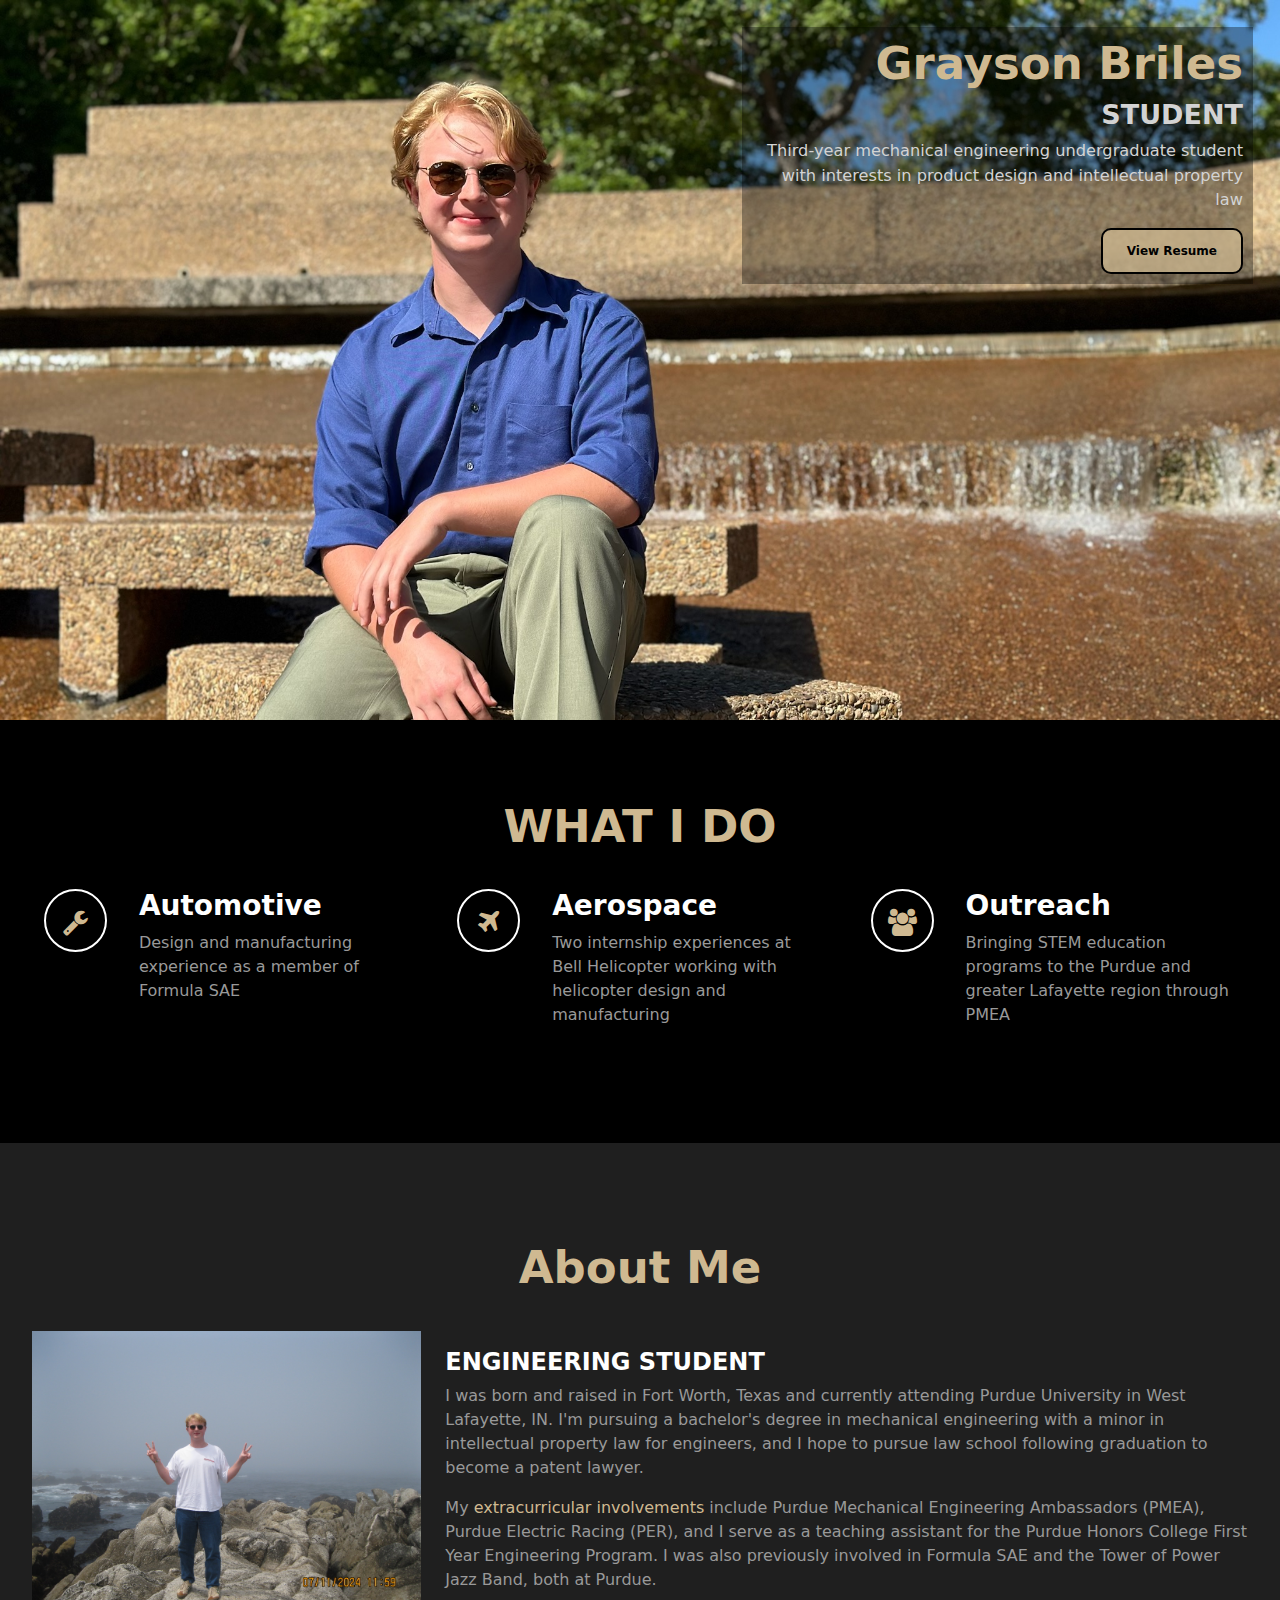
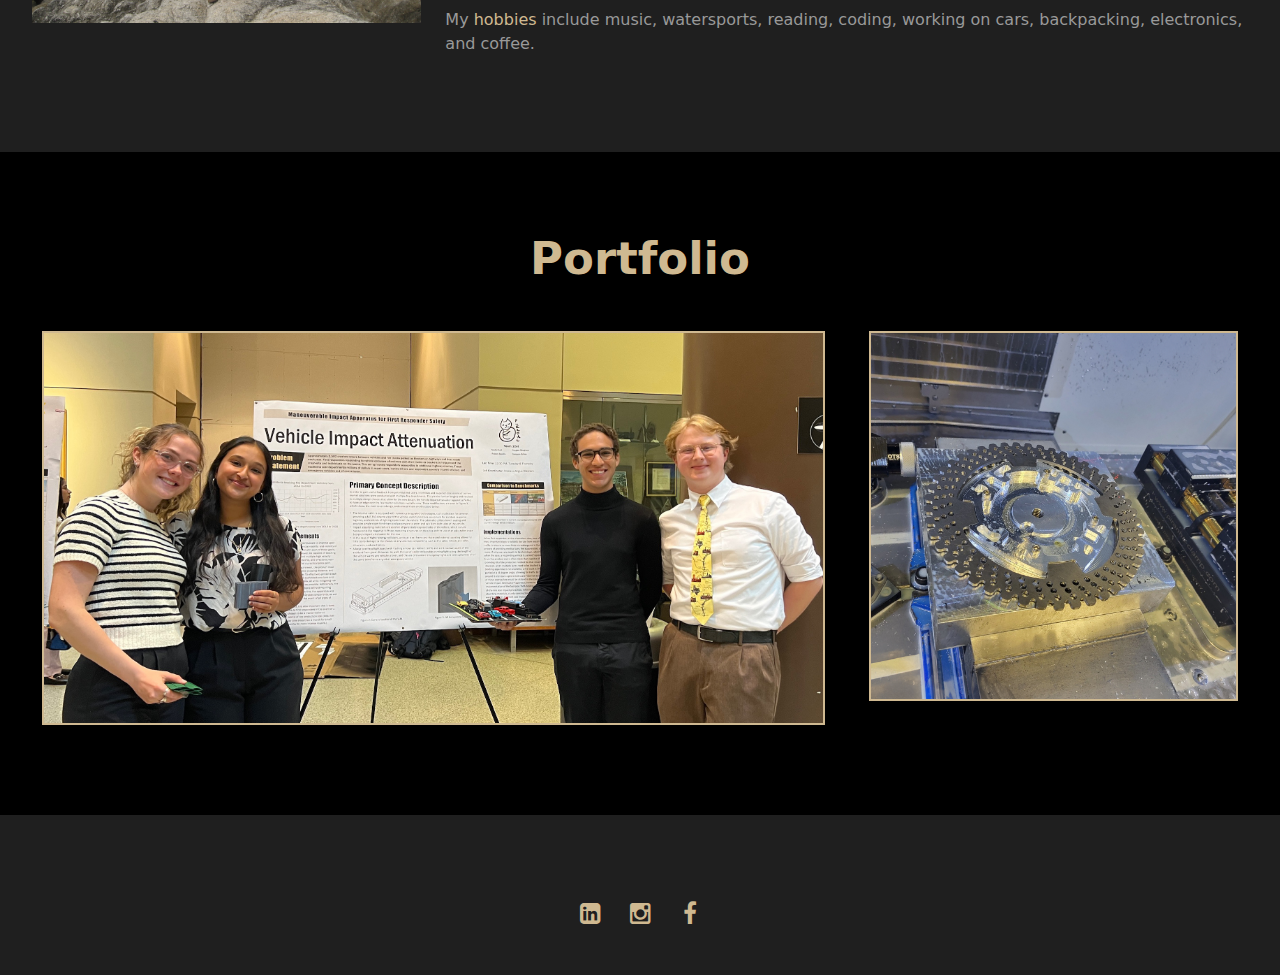
<file: index.html>
<!DOCTYPE html>
<html lang="en">
	<head>
		<meta charset="utf-8">

		<title>Grayson Briles &mdash; Portfolio & Resume</title>
		<meta name="keywords" content="">
		<meta name="description" content="">
        <meta name="author" content="gbriles">
        
		<meta http-equiv="X-UA-Compatible" content="IE=Edge">
		<meta http-equiv="Content-Type" content="text/html; charset=UTF-8" />
		<meta name="viewport" content="width=device-width, initial-scale=1">

		<!-- animate -->
		<link rel="stylesheet" href="css/animate.min.css">
		<!-- bootstrap -->
		<link href="https://cdn.jsdelivr.net/npm/bootstrap@5.3.3/dist/css/bootstrap.min.css" rel="stylesheet" integrity="sha384-QWTKZyjpPEjISv5WaRU9OFeRpok6YctnYmDr5pNlyT2bRjXh0JMhjY6hW+ALEwIH" crossorigin="anonymous">
		<!-- font-awesome -->
		<link rel="stylesheet" href="css/font-awesome.min.css">
		<!-- google font -->
		<link href='http://fonts.googleapis.com/css?family=Raleway:400,300,700,800' rel='stylesheet' type='text/css'>
		<!-- fullpage -->
		<link rel="stylesheet" href="css/jquery.fullPage.css">
		<!-- custom -->
		<link rel="stylesheet" href="css/stylenew.css">

	</head>
	<body>

	<div id="fullpage">

        <!-- start home -->
		<div id="home" class="d-flex" style="padding: 3vh;">
			<div class="container-fluid wow fadeInUp" data-wow-delay="0.1s">
				<div class="row justify-content-end">
					<div class="col-7 col-sm-6 col-md-5" style="background-color: rgba(0, 0, 0, 0.35); padding: 10px;">
						<h1 class="wow fadeInUp" data-wow-delay="0.2s"> Grayson Briles</h1>
						<h2 class="rotate" data-wow-delay="0.3s"> STUDENT, DESIGN, ANALYSIS, AUTOMOTIVE, AEROSPACE </h2>
						<p class="wow fadeInUp" data-wow-delay="0.4s">Third-year mechanical engineering undergraduate student with interests in product design and intellectual property law</p>
						<a href="Resume.pdf" class="btn btn-default smoothScroll wow fadeInUp " data-wow-delay="0.5s"> View Resume</a>
					</div>
				</div>
			</div>
		</div>
		<!-- end home -->

		<!-- start work -->
		<div id="work" class="d-flex">
			<div class="container-fluid">
				<div class="row align-content-start" style="padding-bottom: 3vh">
					<div class="col-12">
						<h1> WHAT I DO </h1>
					</div>
				</div>
				
				<div class="row">
					<div class="col-md-4 col-sm-12">
						<div class="container-fluid">
							<div class="row">
								<div class="col-2">
									<div class="media">
										<div class="media-object media-left">
											<i class="fa fa-wrench"></i>
										</div>
									</div>
								</div>
								<div class="col-9" style="margin-left: 30px; text-align: left;">
									<div class="media-body">
										<h3 class="media-heading">Automotive</h3>
										<p>Design and manufacturing experience as a member of Formula SAE <!-- &AMP; Purdue Electric Racing --></p>
								</div>
								</div>
							</div>
						</div>
					</div>
					<div class="col-md-4 col-sm-12">
						<div class="container-fluid">
							<div class="row">
								<div class="col-2" style="justify-content: left;">
									<div class="media">
										<div class="media-object media-left">
											<i class="fa fa-plane"></i>
										</div>
									</div>
								</div>
								<div class="col-9" style="margin-left: 30px; text-align: left;">
									<div class="media-body">
										<h3 class="media-heading">Aerospace</h3>
										<p>Two internship experiences at Bell Helicopter working with helicopter design and manufacturing <!-- &AMP; Purdue Electric Racing --></p>
								</div>
								</div>
							</div>
						</div>
					</div>
					<div class="col-md-4 col-sm-12">
						<div class="container-fluid">
							<div class="row">
								<div class="col-2" style="justify-content: left;">
									<div class="media">
										<div class="media-object media-left">
											<i class="fa fa-users"></i>
										</div>
									</div>
								</div>
								<div class="col-9" style="margin-left: 30px; text-align: left;">
									<div class="media-body">
										<h3 class="media-heading">Outreach</h3>
										<p>Bringing STEM education programs to the Purdue and greater Lafayette region through PMEA <!-- &AMP; Purdue Electric Racing --></p>
								</div>
								</div>
							</div>
						</div>
					</div>
				</div>
			</div>
		</div>
		<!-- end work -->

		<!-- start about -->
		<div id="about" class="d-flex">
			<div class="container-fluid">
				<div class="row" style="">
					<h1> About Me </h1>
				</div>
				<div class="row align-content-start" style="">
					<div class="col-md-4 col-sm-12">
						<div class="image">
							<img src="images/hobbies/IMG_2500.JPG" class="img-fluid" alt="Sophomore Design Project Group Photo" style="width: 100%; ">
						</div>
					</div>
					<div class="col-md-8 col-sm-12" style="text-align: left;">
						<h2>ENGINEERING STUDENT</h2>
						<p> I was born and raised in Fort Worth, Texas and currently attending Purdue University in West Lafayette, IN. I'm pursuing a bachelor's degree in mechanical engineering with a minor in intellectual property law for engineers, and I hope to pursue law school following graduation to become a patent lawyer.</p>
						<p> My <a href="">extracurricular involvements</a> include Purdue Mechanical Engineering Ambassadors (PMEA), Purdue Electric Racing (PER), and I serve as a teaching assistant for the Purdue Honors College First Year Engineering Program. I was also previously involved in Formula SAE and the Tower of Power Jazz Band, both at Purdue.</p>
						<p> My <a href="">hobbies</a> include music, watersports, reading, coding, working on cars, backpacking, electronics, and coffee. </p>
					</div>
				</div>
			</div>
		</div>
		<!-- end about -->

		<!-- start portfolio -->
		<div id="portfolio" class="d-flex">
			<div class="container-fluid">
				<div class="row" style="padding-bottom: 3vh">
					<h1> Portfolio </h1>
				</div>
				
				<div class="row">
					<div class="col-md-8 col-sm-12">
						<div class="image">
							<a href="portfolio_sophdes.html"><img src="images/soph design/SophDesign_Poster_2-1.png" class="img-fluid" alt="Sophomore Design Project Group Photo"></a>
							<div class="overlay">
								<a href="portfolio_sophdes.html"><h3>Sophomore Design &mdash; Vehicle Impact Attenuator Project </h3></a>
							</div>
						</div>
					</div>
					<div class="col-md-4 col-sm-12">
						<div class="image">
							<a href="portfolio_formula.html"><img src="images/formula/Manuf_EXT.png" class="img-fluid" alt="Formula SAE Brakes Project"></a>
							<div class="overlay">
								<a href="portfolio_sophdes.html"><h3>Formula SAE &mdash; Brake System </h3></a>
							</div>
						</div>
					</div>
				</div>
			
			</div>
		</div>
		<!-- end portfolio -->

		<!-- start contact -->

		<div id="contact">
			<div class="container-fluid">
				<div class="row">
					<div class="col">

					</div>
				</div>
			</div>
		</div>

		<!-- end contact -->

		<!-- start footer -->
		<div id="footer" class="d-flex">
			<div class="container-fluid">
				<div class="row">
					<div class="col-md-12 wow fadeIn" data-wow-delay="0.7s">
						<p>Copyright &copy; 2024 Grayson Briles</p>
					</div>
				</div>
				<div class="container-fluid" style="width: 150px">
					<div class="row">
						<div class="col">
							<a href="https://www.linkedin.com/in/gbriles/" target="_blank" rel="noopener noreferrer" class="fa fa-linkedin-square"></a>
						</div>
						<div class="col">
							<a href="https://www.instagram.com/gray_briles/" target="_blank" rel="noopener noreferrer" class="fa fa-instagram"></a>
						</div>
						<div class="col">
							<a href="https://www.facebook.com/grayson.briles/" target="_blank" rel="noopener noreferrer" class="fa fa-facebook"></a>
						</div>
					</div>
				</div>
			</div>
		</footer>
		<!-- end footer -->
    </div>

    <!-- jQuery -->
    <script src="js/jquery.js"></script>
    <!-- bootstrap -->
	<script src="https://cdn.jsdelivr.net/npm/bootstrap@5.3.3/dist/js/bootstrap.bundle.min.js" integrity="sha384-YvpcrYf0tY3lHB60NNkmXc5s9fDVZLESaAA55NDzOxhy9GkcIdslK1eN7N6jIeHz" crossorigin="anonymous"></script>
    <!-- fullpage -->
    <script src="js/jquery.fullPage.js"></script>
    <!-- smoothScroll -->
    <script src="js/smoothscroll.js"></script>
    <!-- wow -->
    <script src="js/wow.min.js"></script>
    <!-- text rotater -->
    <script src="js/jquery.simple-text-rotator.js"></script>
    <!-- custom -->
    <script src="js/custom.js"></script>

</body>
</html>
</file>
<file: css/stylenew.css>
body
{
	background: #000000;
	color: #999;
	font-family: system-ui, -apple-system, BlinkMacSystemFont, 'Segoe UI', Roboto, Oxygen, Ubuntu, Cantarell, 'Open Sans', 'Helvetica Neue', sans-serif;
	font-size: 16px;
	font-weight: 400;
}

{
    height: auto !important;
}

ul
{
    list-style-type: none;
}

a:link
{
    color: blue;
    text-decoration: none;
}
a:visited
{
    color: blue;
}
a:hover
{
    color: blue;
}
a:active
{
    color: blue;
}

/* start all heading */
h1,h2,h3,h4,h5
    {
        color: #ffffff;
        font-weight: bold;
    }
/* end all heading */

/* start all section */
#home, #work, #about, #portfolio, #footer
{
    padding: 80px 20px;
}

a:link
{
    color: #cfb991;
}
a:visited
{
    color: #cfb991;
}
a:hover
{
    color: #cfb991;
}
a:active
{
    color: #cfb991;
}

/* end all section */

/* START HOME */
#home
{
    background: url('../images/headshot1.jpeg');
    background-repeat: no-repeat;
    background-size: cover;
    background-position: top;
    text-align: right;
    height: 80vh;
}

#home h1
{
    color: #cfb991;
    font-size: 5vh;
}

#home .rotate
{
    color: lightgrey;
    font-size: 3vh;
}

#home p
{
    color: lightgrey;
    font-size: 1.8vh;
}

#home .btn
{
    display: inline-flex;
    align-items: center;
    justify-content: center;

    background: rgba(207, 185, 145, 0.75);
    border-color: #000000;
    border-radius: 10px;
    border-width: 2px;
    color: #000000;
    font-size: 12px;
    font-weight: bold;
    transition: all 0.4s ease-in-out;
    padding: 1em 2em;

}
#home .btn:hover
{
    background: #000000;
    scale: 0.95;
    border-color: transparent;
    color: #cfb991;
}

/* END HOME */

/*  START WORK  */

#work
{
    background-color: black;
    background-repeat: no-repeat;
    background-size: cover;
    background-position: top;
    text-align: center;
}

#work .container-fluid
{

}

#work .row
{
    align-items: start;
    padding-bottom: 10px;
}

#work h1
{
    color: #cfb991;
    font-size: 5vh;
}

#work .media .fa
{
    align-content: center;
    align-items: center;
    justify-content: center;
    
    border: 2px solid #ffffff;
    border-radius: 50%;
    color: #cfb991;
    font-size: 3vh;
    
    width: 7vh;
    height: 7vh;
    line-height: 7vh;

    transition: all 0.4s ease-in;
}

#work .media .fa:hover
{
    background: #ffffff;
    cursor: pointer;
}

/* END WORK */

/* START ABOUT */

#about
{
    background-color: #1f1f1f;
    text-align: center;
}

#about .container-fluid
{

}

#about h1
{
    color: #cfb991;
    font-size: 5vh;
    padding: 2vh;
}

#about h2
{
    font-size: 1.5em;
    margin-top: 3vh;
}

#about .image
{
    margin: 10px 0px;
}

/* END ABOUT */

/* START PORTFOLIO */

#portfolio
{
    background-color: BLACK;
    text-align: center;
}

#portfolio h1
{
    color: #cfb991;
    font-size: 5vh;
}

#portfolio h2
{
    font-size: 1em;
}

#portfolio .image
{
    border: 2px solid #cfb991;
    position: relative;
    object-fit: fill;
    overflow: hidden;
    width: auto;
    height: auto;
    margin: 10px;
}

#portfolio .image .overlay
{
    display: flex;
    justify-content: center;
    align-items: center;

    background: #cfb991;
    top: 0;
    left: 0;
    right: 0;
    bottom: 0;
    opacity: 0;
    width: 100%;
    height: 100%;
    position: absolute;
    text-align: center;
    transition: all 0.4s ease-in-out;
    pointer-events: none;
}
#portfolio .image:hover .overlay
{
    display: flex;
    justify-content: center;
    align-items: center;

    cursor: pointer;
    opacity: 0.80;

}

/* END PORTFOLIO */

/* START FOOTER */

#footer
{
    background-color: #1f1f1f;
    height: 1vh;
    list-style-type:none;
    text-align: center;
    align-items: center;
}

#footer a
{
    flex-direction:;
    font-size: 1.5em;
    justify-content: center;
    align-content: center;
}

/* END FOOTER */

/* START PORTFILIO HEADER */

#porthead
{
    background-color: #1f1f1f;
    margin: 20px;
    align-content: center;
    justify-content: center;
    padding: 4px;
}

#porthead h1
{
    color: #cfb991;
    letter-spacing: 3px;
}

#porthead .btn
{
    padding: 10px 10px;
    border: 2px solid #cfb991;
    background: transparent;
    border-radius: 10px;
    color: #cfb991;
    font-size: 16px;
    font-weight: bold;
    transition: all 0.4s ease-in-out;
}

#porthead .btn:hover
{
    background: #cfb991;
    color: #1f1f1f;
    border-color: transparent;
    scale: 0.95;
}

/* END PORTFOLIO HEADER */

#portbody
{
    display: flex;
    background-color: #000000;
    padding: 40px 0 40px 0;
}

#portbody h1
{
    display: flex;
    color: #cfb991;
    font-size: 24pt;
    margin: 15px;
}

#portbody h2
{
    display: flex;
    text-align: left;
    font-size: 16px;
    font-weight: normal;
    line-height: 22px;
    margin: 15px;
}

#portbody .portbody-thumb
{
    display: flex;
    align-items: center;
    justify-content: center;
    border: 4px solid #cfb991;
    margin: 15px;
    position: relative;
    object-fit: cover;
}

#portbody img
{
    object-fit: cover;
    flex: 1;
    overflow: hidden;
}

#portbody .portbody-thumb .portbody-overlay
{
    background: #cfb991;
    top: 0;
    left: 0;
    right: 0;
    bottom: 0;
    opacity: 0;
    width: 100%;
    height: 100%;
    display: flex;
    justify-content: center;
    align-items: center;
    position: absolute;
    text-align: center;
    transition: all 0.4s ease-in-out;
    pointer-events: none;
}    

#portbody .portbody-thumb:hover .portbody-overlay
{
    display: flex;
    justify-content: center;
    align-items: center;
    cursor: pointer;
    opacity: 0.80;
    transform: scale(1);
    text-align: center;
    vertical-align: middle;
    position: absolute;
    
}

#portbody h3
{
    /* used for hover image captions */
    display: flex;
    text-align: center;
    font-size: 20px;
    font-weight: bold;
}

#portbody h6
{
    display: flex;
    text-align: center;
    font-size: 12px;
    font-weight: lighter;
}
</file>
